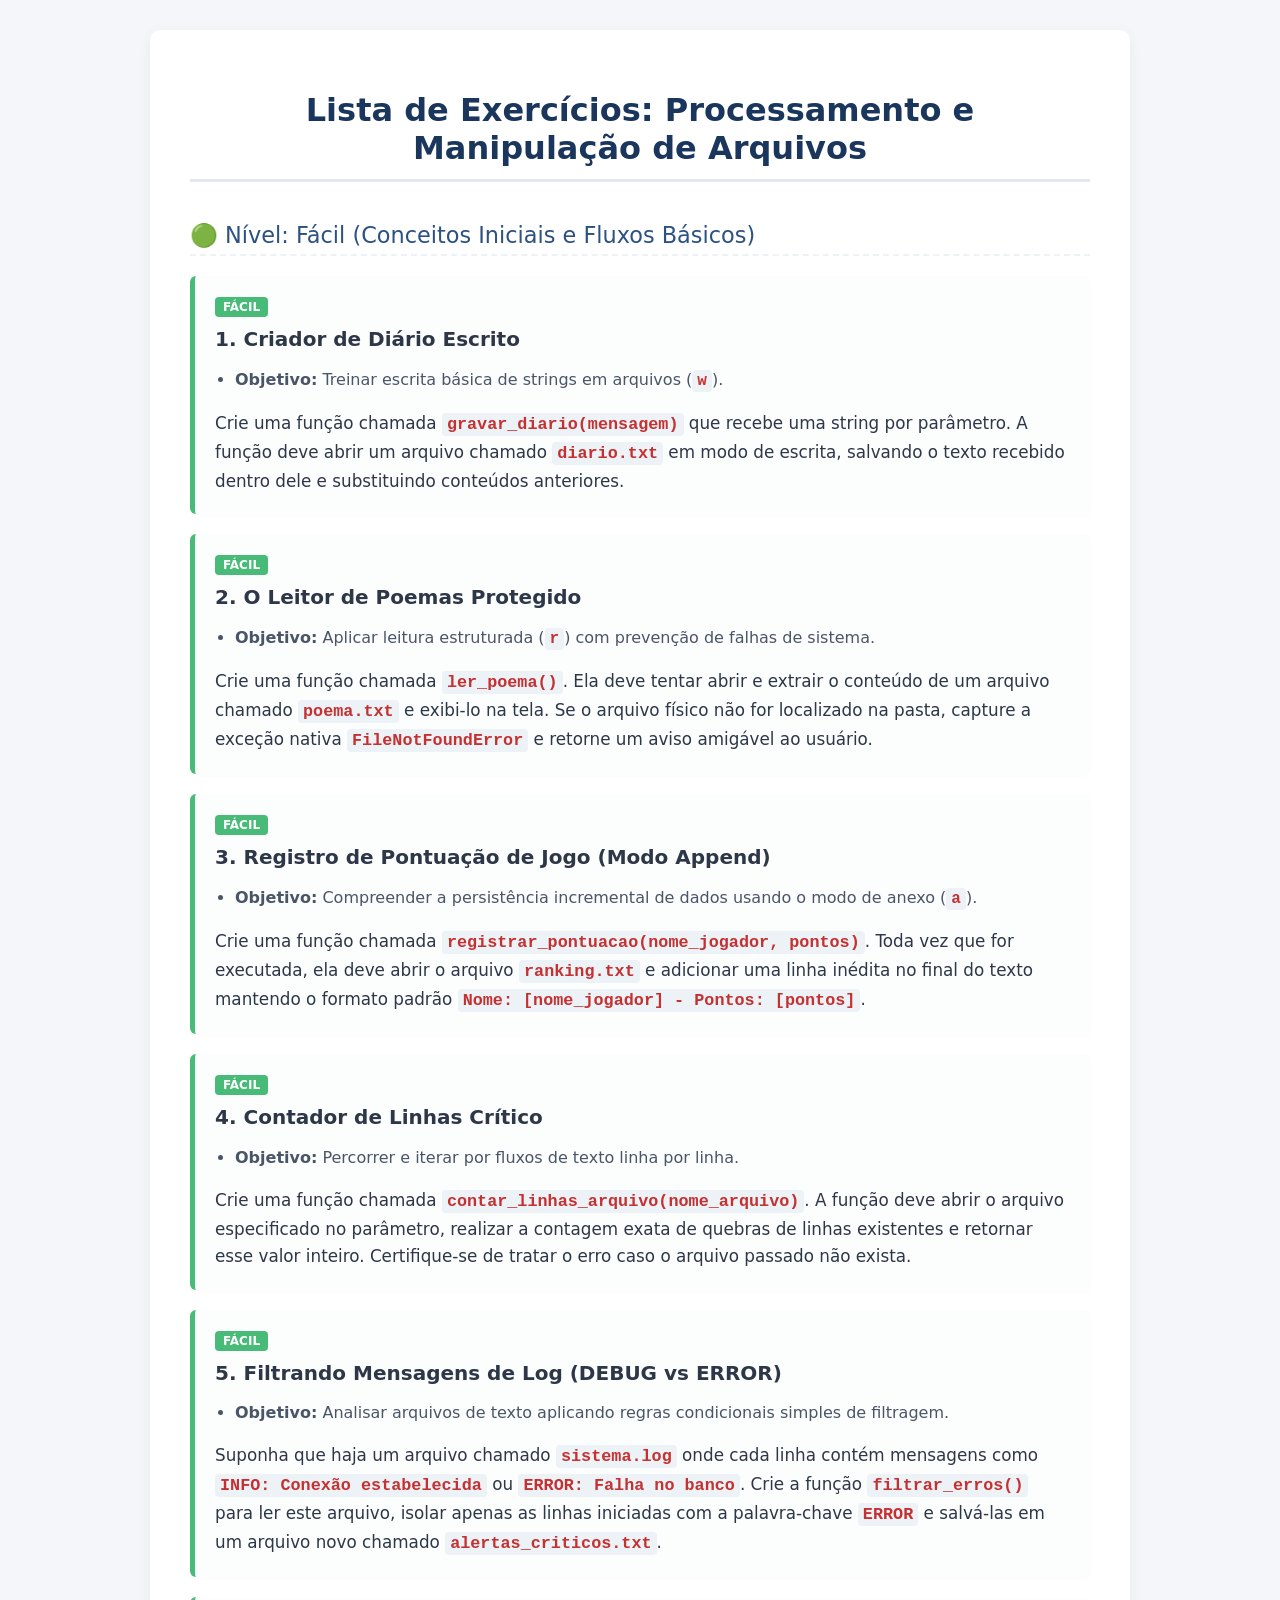
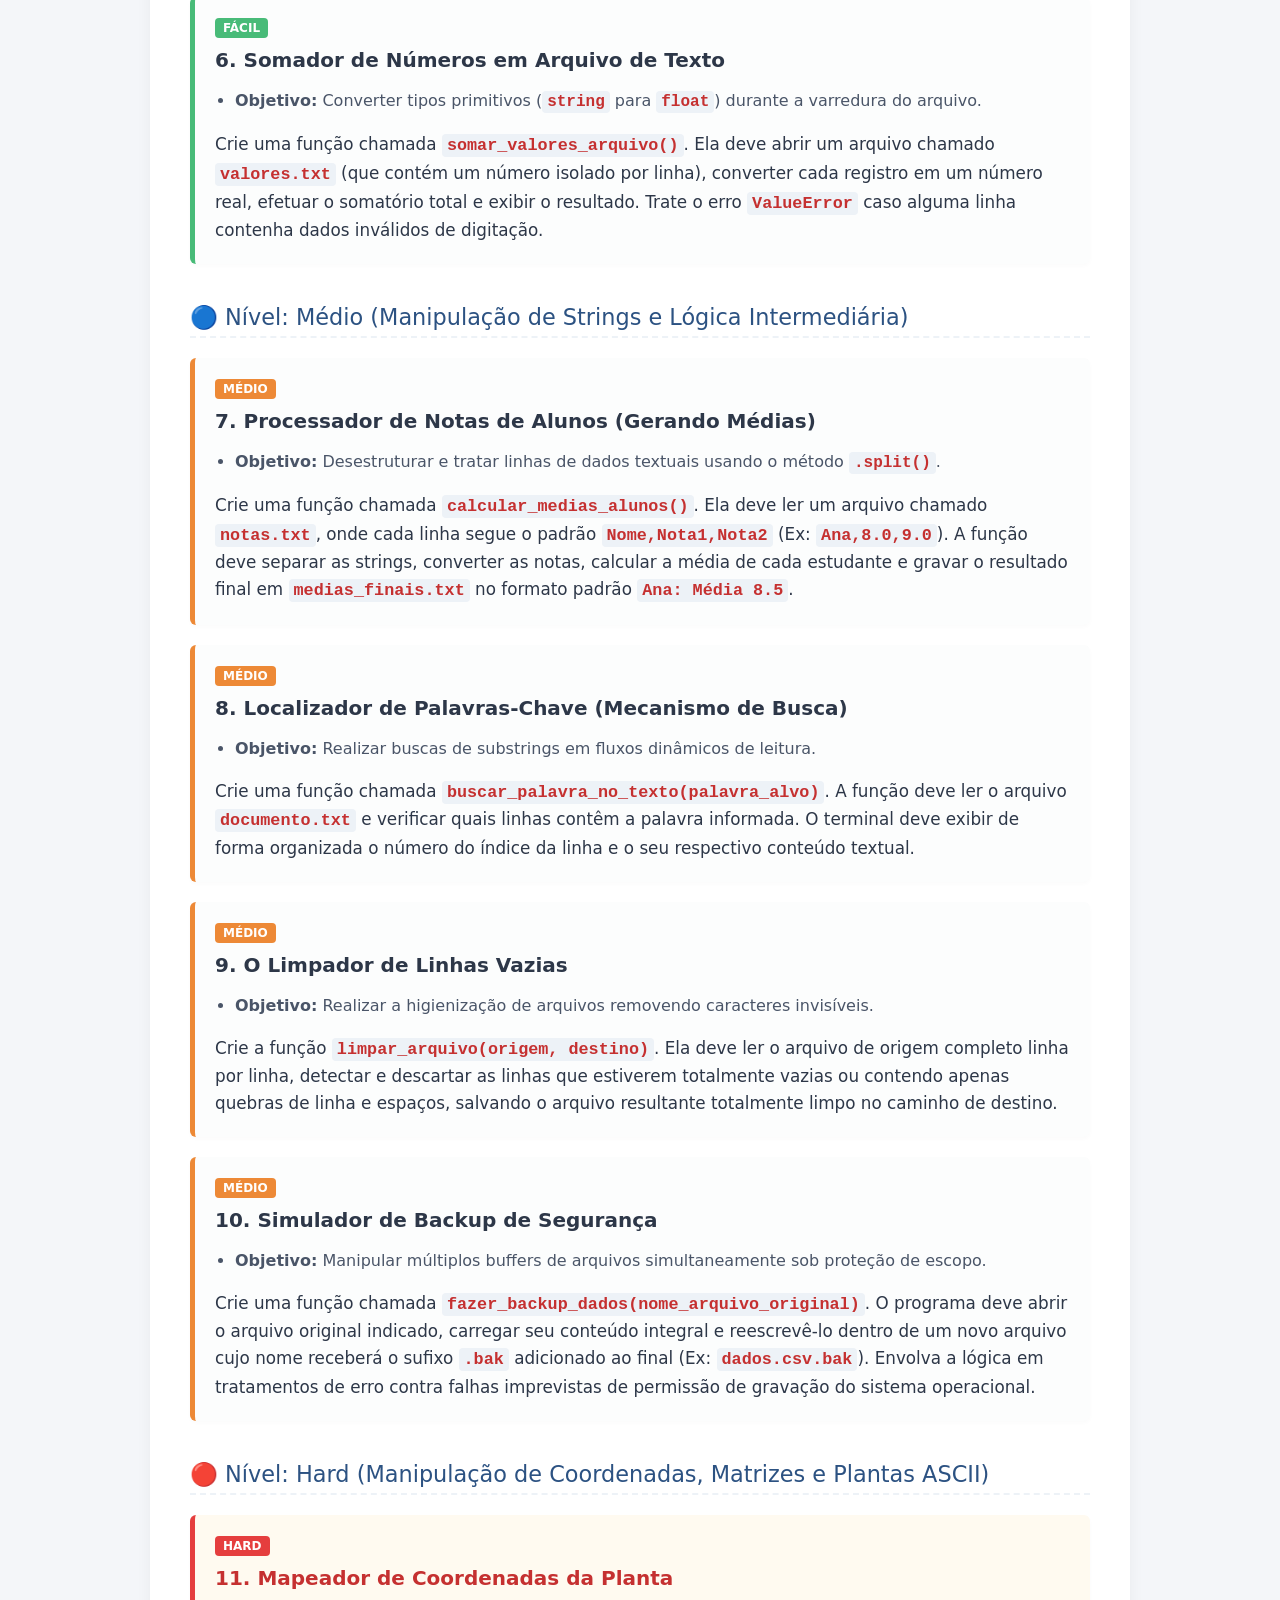
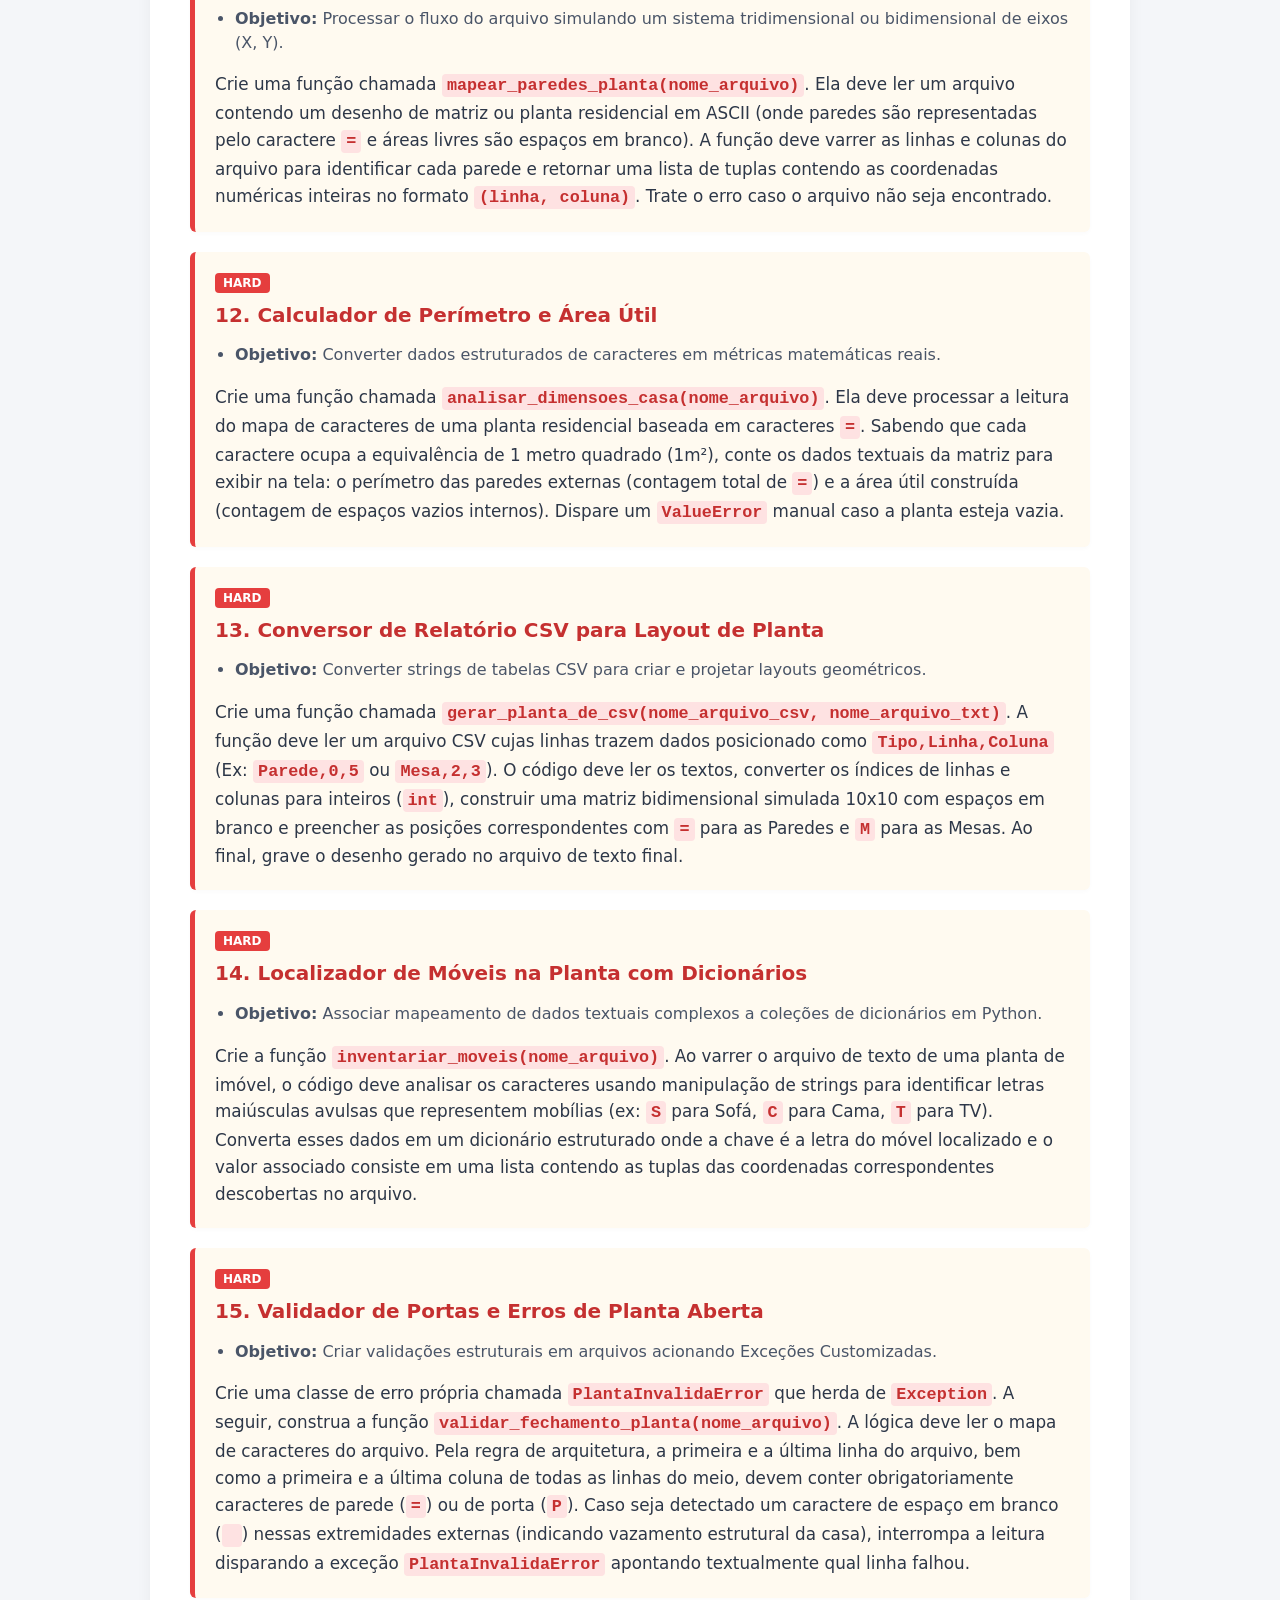
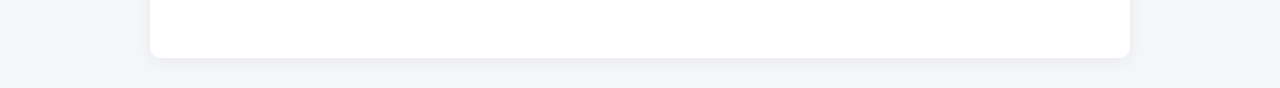
<file: proj/arquivos/index.html>
<!DOCTYPE html>
<html lang="pt-BR">
<head>
    <meta charset="UTF-8">
    <meta name="viewport" content="width=device-width, initial-scale=1.0">
    <title>Exercícios Python: Processamento de Arquivos</title>
    <style>
        body {
            font-family: 'Segoe UI', system-ui, sans-serif;
            background-color: #f4f6f9;
            color: #2d3748;
            padding: 30px 20px;
            margin: 0;
        }
        .container {
            max-width: 900px;
            margin: 0 auto;
            background: #ffffff;
            padding: 40px;
            border-radius: 10px;
            box-shadow: 0 4px 15px rgba(0,0,0,0.05);
        }
        h1 {
            color: #1a365d;
            text-align: center;
            border-bottom: 3px solid #e2e8f0;
            padding-bottom: 12px;
            margin-bottom: 25px;
        }
        .secao-titulo {
            font-size: 1.4em;
            color: #2c5282;
            margin-top: 40px;
            padding-bottom: 5px;
            border-bottom: 2px dashed #edf2f7;
        }
        .card {
            background: #fcfdfd;
            border-left: 5px solid #4299e1;
            padding: 20px;
            margin: 20px 0;
            border-radius: 6px;
            box-shadow: 0 2px 4px rgba(0,0,0,0.02);
        }
        .card.facil { border-left-color: #48bb78; }
        .card.medio { border-left-color: #ed8936; }
        .card.hard { border-left-color: #e53e3e; background: #fffaf0; }
        
        .badge {
            display: inline-block;
            padding: 3px 8px;
            font-size: 0.75em;
            font-weight: bold;
            border-radius: 4px;
            color: #fff;
            text-transform: uppercase;
            margin-bottom: 10px;
        }
        .badge.facil { background: #48bb78; }
        .badge.medio { background: #ed8936; }
        .badge.hard { background: #e53e3e; }

        h2 {
            margin-top: 0;
            font-size: 1.25em;
            color: #2d3748;
        }
        .card.hard h2 { color: #c53030; }
        
        p.detalhes {
            line-height: 1.6;
            font-size: 1.05em;
            margin-bottom: 0;
        }
        ul {
            padding-left: 20px;
            line-height: 1.5;
            color: #4a5568;
            margin-bottom: 10px;
        }
        code {
            background: #edf2f7;
            padding: 2px 5px;
            border-radius: 4px;
            font-family: 'Courier New', Courier, monospace;
            color: #c53030;
            font-weight: bold;
        }
        .card.hard code { background: #fee2e2; }
    </style>
</head>
<body>
    <div class="container">
        <h1>Lista de Exercícios: Processamento e Manipulação de Arquivos</h1>

        <div class="secao-titulo">🟢 Nível: Fácil (Conceitos Iniciais e Fluxos Básicos)</div>

        <div class="card facil">
            <span class="badge facil">Fácil</span>
            <h2>1. Criador de Diário Escrito</h2>
            <ul><li><strong>Objetivo:</strong> Treinar escrita básica de strings em arquivos (<code>w</code>).</li></ul>
            <p class="detalhes">Crie uma função chamada <code>gravar_diario(mensagem)</code> que recebe uma string por parâmetro. A função deve abrir um arquivo chamado <code>diario.txt</code> em modo de escrita, salvando o texto recebido dentro dele e substituindo conteúdos anteriores.</p>
        </div>

        <div class="card facil">
            <span class="badge facil">Fácil</span>
            <h2>2. O Leitor de Poemas Protegido</h2>
            <ul><li><strong>Objetivo:</strong> Aplicar leitura estruturada (<code>r</code>) com prevenção de falhas de sistema.</li></ul>
            <p class="detalhes">Crie uma função chamada <code>ler_poema()</code>. Ela deve tentar abrir e extrair o conteúdo de um arquivo chamado <code>poema.txt</code> e exibi-lo na tela. Se o arquivo físico não for localizado na pasta, capture a exceção nativa <code>FileNotFoundError</code> e retorne um aviso amigável ao usuário.</p>
        </div>

        <div class="card facil">
            <span class="badge facil">Fácil</span>
            <h2>3. Registro de Pontuação de Jogo (Modo Append)</h2>
            <ul><li><strong>Objetivo:</strong> Compreender a persistência incremental de dados usando o modo de anexo (<code>a</code>).</li></ul>
            <p class="detalhes">Crie uma função chamada <code>registrar_pontuacao(nome_jogador, pontos)</code>. Toda vez que for executada, ela deve abrir o arquivo <code>ranking.txt</code> e adicionar uma linha inédita no final do texto mantendo o formato padrão <code>Nome: [nome_jogador] - Pontos: [pontos]</code>.</p>
        </div>

        <div class="card facil">
            <span class="badge facil">Fácil</span>
            <h2>4. Contador de Linhas Crítico</h2>
            <ul><li><strong>Objetivo:</strong> Percorrer e iterar por fluxos de texto linha por linha.</li></ul>
            <p class="detalhes">Crie uma função chamada <code>contar_linhas_arquivo(nome_arquivo)</code>. A função deve abrir o arquivo especificado no parâmetro, realizar a contagem exata de quebras de linhas existentes e retornar esse valor inteiro. Certifique-se de tratar o erro caso o arquivo passado não exista.</p>
        </div>

        <div class="card facil">
            <span class="badge facil">Fácil</span>
            <h2>5. Filtrando Mensagens de Log (DEBUG vs ERROR)</h2>
            <ul><li><strong>Objetivo:</strong> Analisar arquivos de texto aplicando regras condicionais simples de filtragem.</li></ul>
            <p class="detalhes">Suponha que haja um arquivo chamado <code>sistema.log</code> onde cada linha contém mensagens como <code>INFO: Conexão estabelecida</code> ou <code>ERROR: Falha no banco</code>. Crie a função <code>filtrar_erros()</code> para ler este arquivo, isolar apenas as linhas iniciadas com a palavra-chave <code>ERROR</code> e salvá-las em um arquivo novo chamado <code>alertas_criticos.txt</code>.</p>
        </div>

        <div class="card facil">
            <span class="badge facil">Fácil</span>
            <h2>6. Somador de Números em Arquivo de Texto</h2>
            <ul><li><strong>Objetivo:</strong> Converter tipos primitivos (<code>string</code> para <code>float</code>) durante a varredura do arquivo.</li></ul>
            <p class="detalhes">Crie uma função chamada <code>somar_valores_arquivo()</code>. Ela deve abrir um arquivo chamado <code>valores.txt</code> (que contém um número isolado por linha), converter cada registro em um número real, efetuar o somatório total e exibir o resultado. Trate o erro <code>ValueError</code> caso alguma linha contenha dados inválidos de digitação.</p>
        </div>


        <div class="secao-titulo">🔵 Nível: Médio (Manipulação de Strings e Lógica Intermediária)</div>

        <div class="card medio">
            <span class="badge medio">Médio</span>
            <h2>7. Processador de Notas de Alunos (Gerando Médias)</h2>
            <ul><li><strong>Objetivo:</strong> Desestruturar e tratar linhas de dados textuais usando o método <code>.split()</code>.</li></ul>
            <p class="detalhes">Crie uma função chamada <code>calcular_medias_alunos()</code>. Ela deve ler um arquivo chamado <code>notas.txt</code>, onde cada linha segue o padrão <code>Nome,Nota1,Nota2</code> (Ex: <code>Ana,8.0,9.0</code>). A função deve separar as strings, converter as notas, calcular a média de cada estudante e gravar o resultado final em <code>medias_finais.txt</code> no formato padrão <code>Ana: Média 8.5</code>.</p>
        </div>

        <div class="card medio">
            <span class="badge medio">Médio</span>
            <h2>8. Localizador de Palavras-Chave (Mecanismo de Busca)</h2>
            <ul><li><strong>Objetivo:</strong> Realizar buscas de substrings em fluxos dinâmicos de leitura.</li></ul>
            <p class="detalhes">Crie uma função chamada <code>buscar_palavra_no_texto(palavra_alvo)</code>. A função deve ler o arquivo <code>documento.txt</code> e verificar quais linhas contêm a palavra informada. O terminal deve exibir de forma organizada o número do índice da linha e o seu respectivo conteúdo textual.</p>
        </div>

        <div class="card medio">
            <span class="badge medio">Médio</span>
            <h2>9. O Limpador de Linhas Vazias</h2>
            <ul><li><strong>Objetivo:</strong> Realizar a higienização de arquivos removendo caracteres invisíveis.</li></ul>
            <p class="detalhes">Crie a função <code>limpar_arquivo(origem, destino)</code>. Ela deve ler o arquivo de origem completo linha por linha, detectar e descartar as linhas que estiverem totalmente vazias ou contendo apenas quebras de linha e espaços, salvando o arquivo resultante totalmente limpo no caminho de destino.</p>
        </div>

        <div class="card medio">
            <span class="badge medio">Médio</span>
            <h2>10. Simulador de Backup de Segurança</h2>
            <ul><li><strong>Objetivo:</strong> Manipular múltiplos buffers de arquivos simultaneamente sob proteção de escopo.</li></ul>
            <p class="detalhes">Crie uma função chamada <code>fazer_backup_dados(nome_arquivo_original)</code>. O programa deve abrir o arquivo original indicado, carregar seu conteúdo integral e reescrevê-lo dentro de um novo arquivo cujo nome receberá o sufixo <code>.bak</code> adicionado ao final (Ex: <code>dados.csv.bak</code>). Envolva a lógica em tratamentos de erro contra falhas imprevistas de permissão de gravação do sistema operacional.</p>
        </div>


        <div class="secao-titulo">🔴 Nível: Hard (Manipulação de Coordenadas, Matrizes e Plantas ASCII)</div>

        <div class="card hard">
            <span class="badge hard">Hard</span>
            <h2>11. Mapeador de Coordenadas da Planta</h2>
            <ul><li><strong>Objetivo:</strong> Processar o fluxo do arquivo simulando um sistema tridimensional ou bidimensional de eixos (X, Y).</li></ul>
            <p class="detalhes">Crie uma função chamada <code>mapear_paredes_planta(nome_arquivo)</code>. Ela deve ler um arquivo contendo um desenho de matriz ou planta residencial em ASCII (onde paredes são representadas pelo caractere <code>=</code> e áreas livres são espaços em branco). A função deve varrer as linhas e colunas do arquivo para identificar cada parede e retornar uma lista de tuplas contendo as coordenadas numéricas inteiras no formato <code>(linha, coluna)</code>. Trate o erro caso o arquivo não seja encontrado.</p>
        </div>

        <div class="card hard">
            <span class="badge hard">Hard</span>
            <h2>12. Calculador de Perímetro e Área Útil</h2>
            <ul><li><strong>Objetivo:</strong> Converter dados estruturados de caracteres em métricas matemáticas reais.</li></ul>
            <p class="detalhes">Crie uma função chamada <code>analisar_dimensoes_casa(nome_arquivo)</code>. Ela deve processar a leitura do mapa de caracteres de uma planta residencial baseada em caracteres <code>=</code>. Sabendo que cada caractere ocupa a equivalência de 1 metro quadrado (1m²), conte os dados textuais da matriz para exibir na tela: o perímetro das paredes externas (contagem total de <code>=</code>) e a área útil construída (contagem de espaços vazios internos). Dispare um <code>ValueError</code> manual caso a planta esteja vazia.</p>
        </div>

        <div class="card hard">
            <span class="badge hard">Hard</span>
            <h2>13. Conversor de Relatório CSV para Layout de Planta</h2>
            <ul><li><strong>Objetivo:</strong> Converter strings de tabelas CSV para criar e projetar layouts geométricos.</li></ul>
            <p class="detalhes">Crie uma função chamada <code>gerar_planta_de_csv(nome_arquivo_csv, nome_arquivo_txt)</code>. A função deve ler um arquivo CSV cujas linhas trazem dados posicionado como <code>Tipo,Linha,Coluna</code> (Ex: <code>Parede,0,5</code> ou <code>Mesa,2,3</code>). O código deve ler os textos, converter os índices de linhas e colunas para inteiros (<code>int</code>), construir uma matriz bidimensional simulada 10x10 com espaços em branco e preencher as posições correspondentes com <code>=</code> para as Paredes e <code>M</code> para as Mesas. Ao final, grave o desenho gerado no arquivo de texto final.</p>
        </div>

        <div class="card hard">
            <span class="badge hard">Hard</span>
            <h2>14. Localizador de Móveis na Planta com Dicionários</h2>
            <ul><li><strong>Objetivo:</strong> Associar mapeamento de dados textuais complexos a coleções de dicionários em Python.</li></ul>
            <p class="detalhes">Crie a função <code>inventariar_moveis(nome_arquivo)</code>. Ao varrer o arquivo de texto de uma planta de imóvel, o código deve analisar os caracteres usando manipulação de strings para identificar letras maiúsculas avulsas que representem mobílias (ex: <code>S</code> para Sofá, <code>C</code> para Cama, <code>T</code> para TV). Converta esses dados em um dicionário estruturado onde a chave é a letra do móvel localizado e o valor associado consiste em uma lista contendo as tuplas das coordenadas correspondentes descobertas no arquivo.</p>
        </div>

        <div class="card hard">
            <span class="badge hard">Hard</span>
            <h2>15. Validador de Portas e Erros de Planta Aberta</h2>
            <ul><li><strong>Objetivo:</strong> Criar validações estruturais em arquivos acionando Exceções Customizadas.</li></ul>
            <p class="detalhes">Crie uma classe de erro própria chamada <code>PlantaInvalidaError</code> que herda de <code>Exception</code>. A seguir, construa a função <code>validar_fechamento_planta(nome_arquivo)</code>. A lógica deve ler o mapa de caracteres do arquivo. Pela regra de arquitetura, a primeira e a última linha do arquivo, bem como a primeira e a última coluna de todas as linhas do meio, devem conter obrigatoriamente caracteres de parede (<code>=</code>) ou de porta (<code>P</code>). Caso seja detectado um caractere de espaço em branco (<code> </code>) nessas extremidades externas (indicando vazamento estrutural da casa), interrompa a leitura disparando a exceção <code>PlantaInvalidaError</code> apontando textualmente qual linha falhou.</p>
        </div>

    </div>
</body>
</html>
</file>
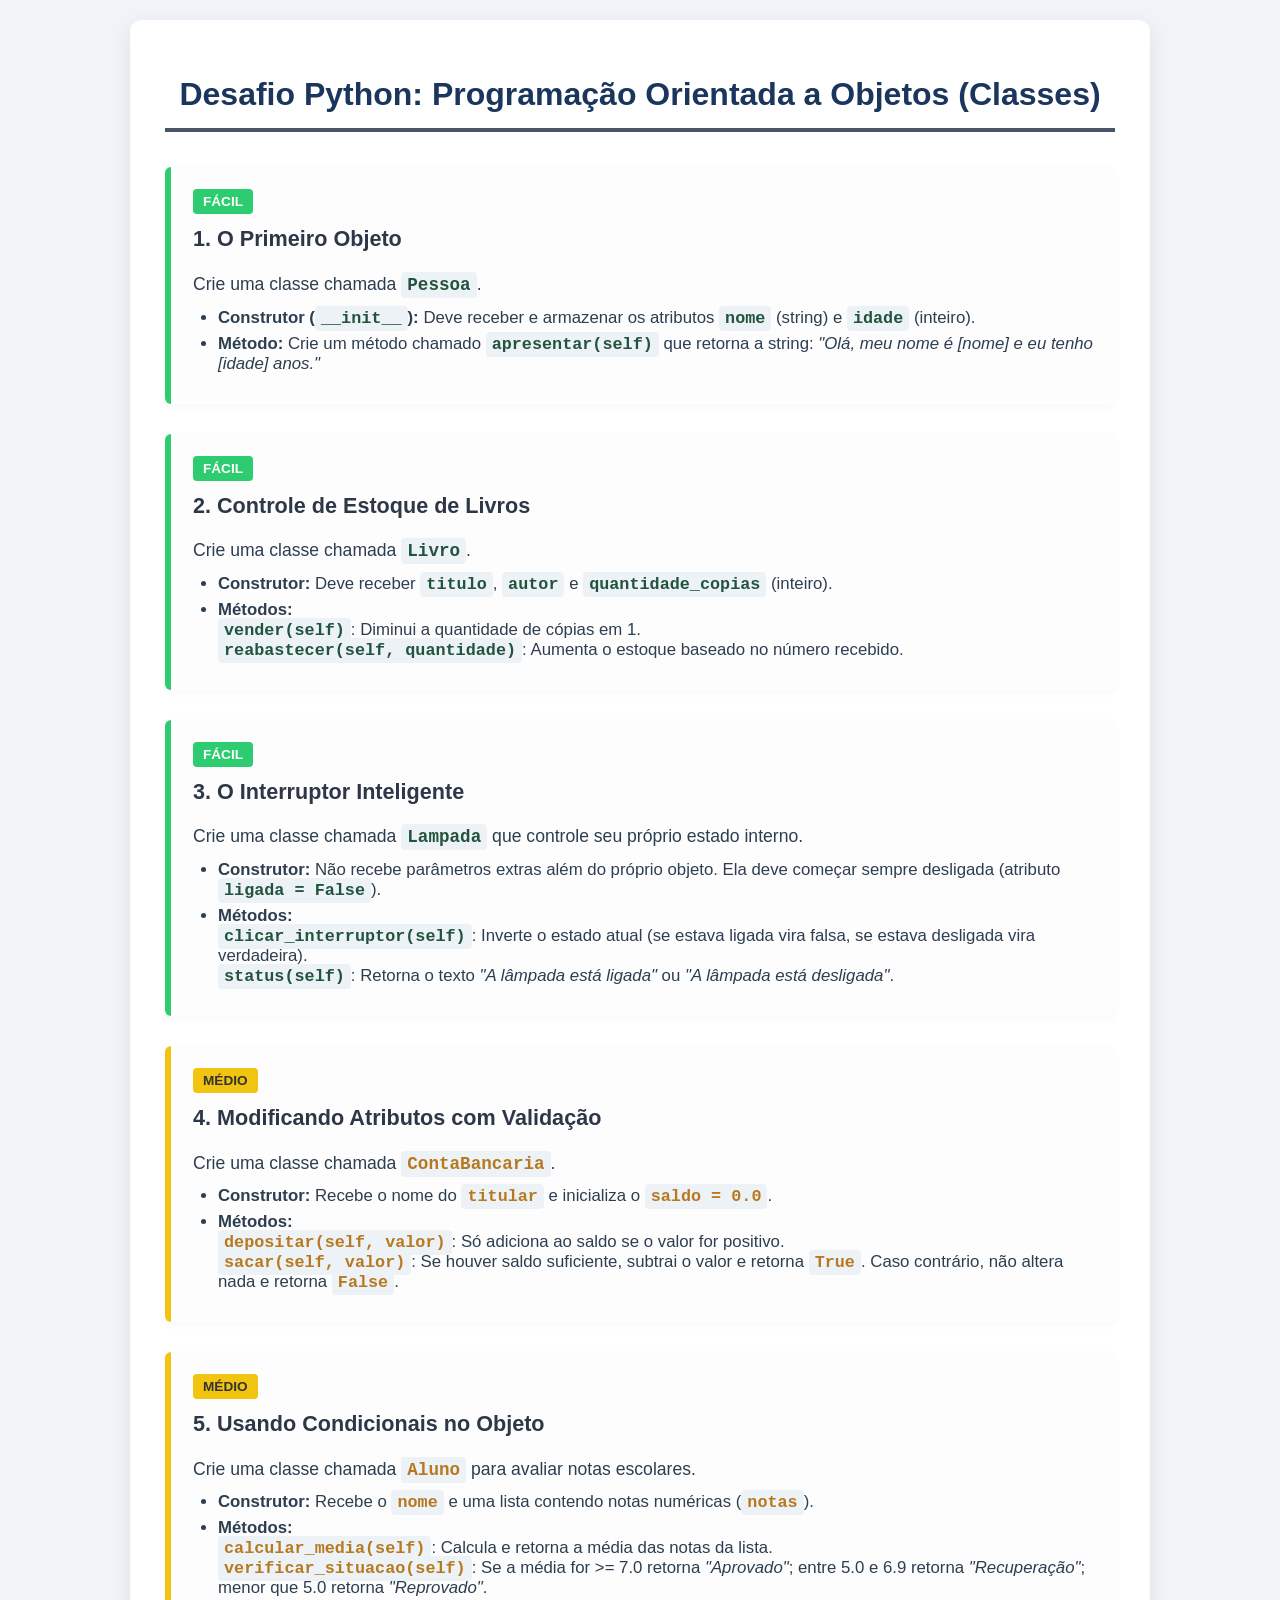
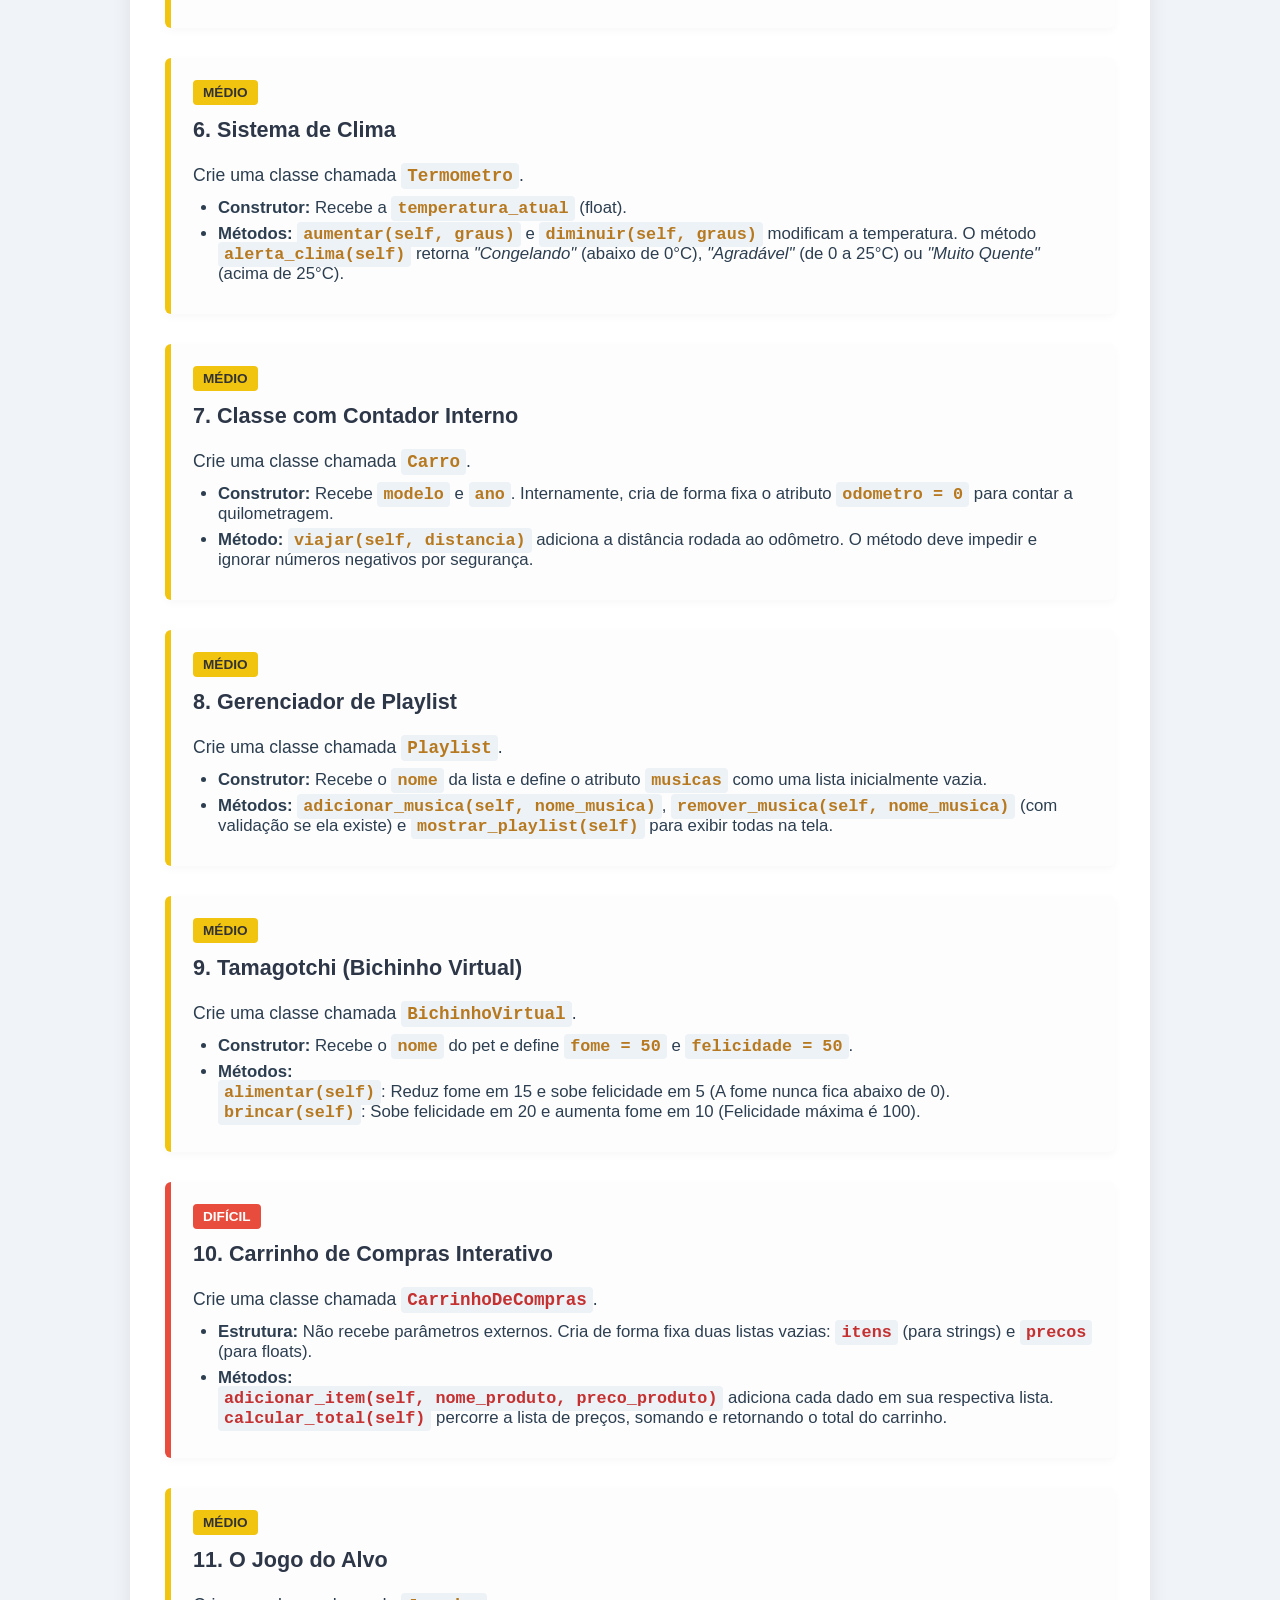
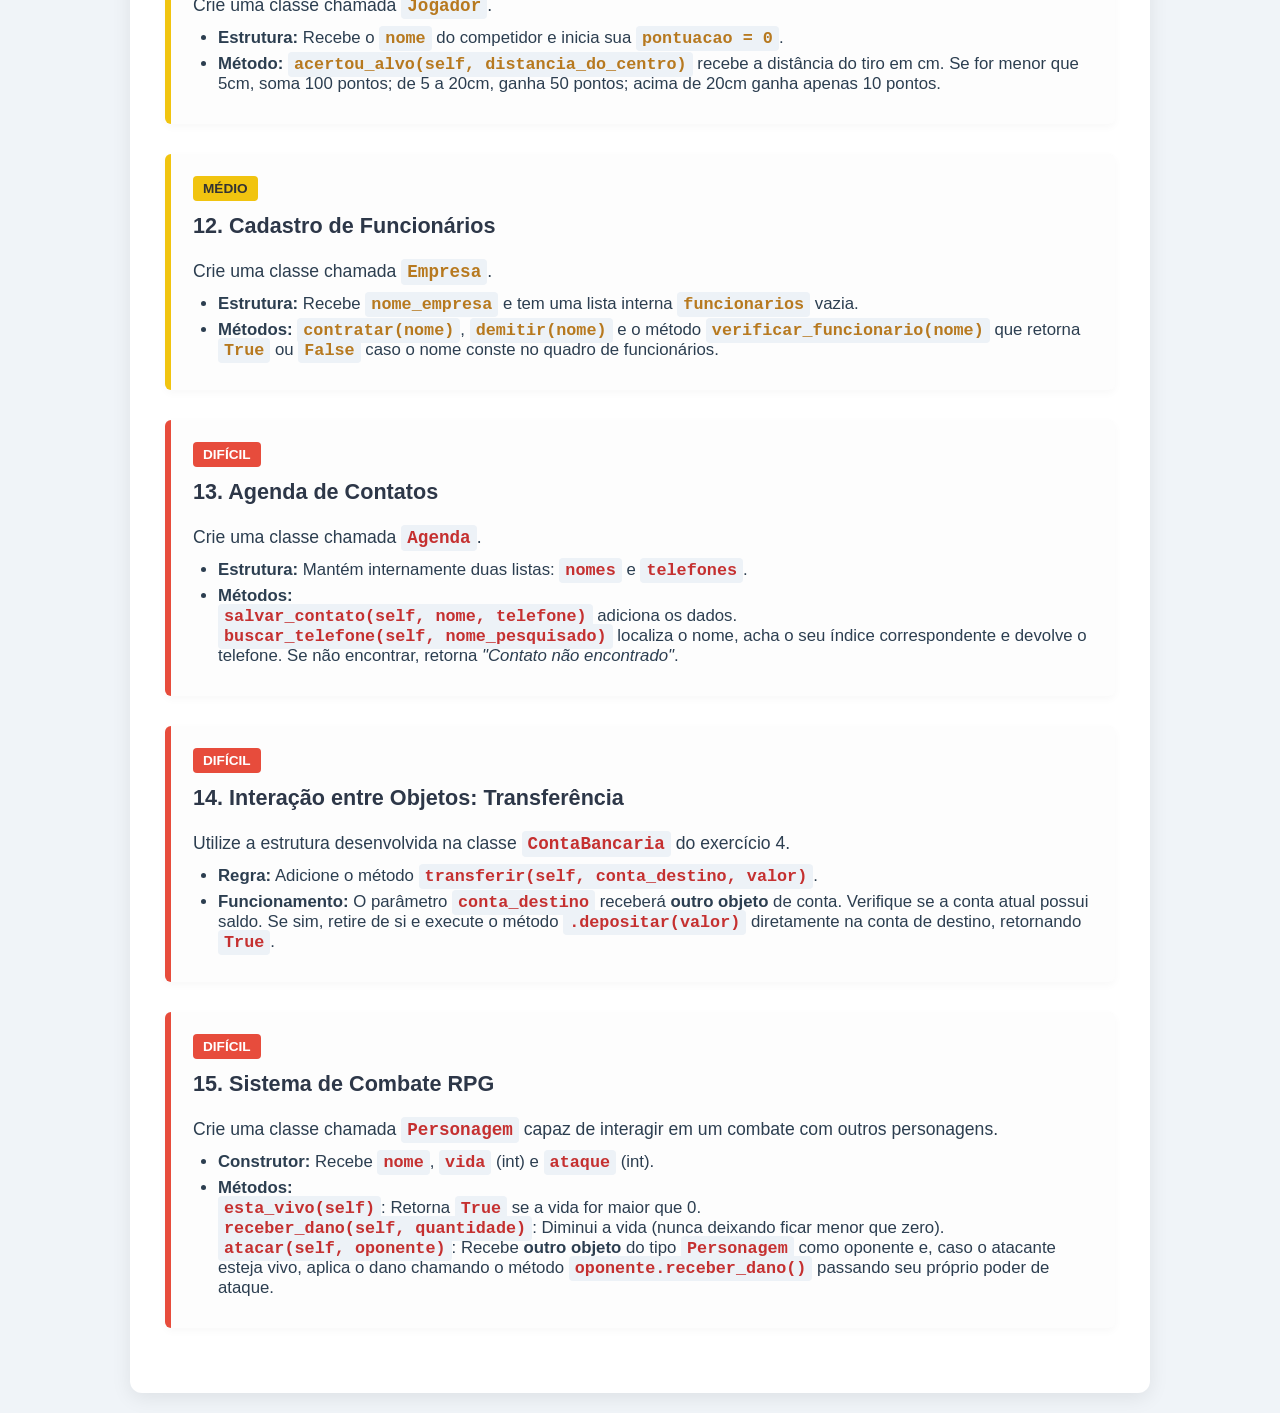
<file: proj/classes/index.html>
<!DOCTYPE html>
<html lang="pt-BR">
<head>
    <meta charset="UTF-8">
    <meta name="viewport" content="width=device-width, initial-scale=1.0">
    <title>Exercícios de Python - Objetos e Classes</title>
    <style>
        body {
            font-family: 'Segoe UI', Tahoma, Geneva, Verdana, sans-serif;
            background-color: #f0f4f8;
            color: #2c3e50;
            margin: 0;
            padding: 20px;
        }
        .container {
            max-width: 950px;
            margin: 0 auto;
            background: #ffffff;
            padding: 35px;
            border-radius: 12px;
            box-shadow: 0 5px 20px rgba(0,0,0,0.08);
        }
        h1 {
            text-align: center;
            color: #1a365d;
            border-bottom: 4px solid #4a5568;
            padding-bottom: 15px;
            margin-bottom: 35px;
        }
        .card {
            background: #fdfdfd;
            border-left: 6px solid #cbd5e0;
            padding: 22px;
            margin-bottom: 30px;
            border-radius: 6px;
            box-shadow: 0 3px 8px rgba(0,0,0,0.03);
        }
        /* Cores dos Níveis */
        .card.facil { border-left-color: #2ecc71; }
        .card.medio { border-left-color: #f1c40f; }
        .card.dificil { border-left-color: #e74c3c; }
        
        .badge {
            display: inline-block;
            padding: 5px 10px;
            font-size: 0.85em;
            font-weight: bold;
            color: #fff;
            border-radius: 4px;
            margin-bottom: 12px;
            text-transform: uppercase;
        }
        
        .badge.facil { background-color: #2ecc71; }
        .badge.medio { background-color: #f1c40f; color: #333; }
        .badge.dificil { background-color: #e74c3c; }
        
        h2 {
            margin-top: 0;
            color: #2d3748;
            font-size: 1.35em;
        }
        p {
            line-height: 1.6;
            font-size: 1.1em;
            margin: 8px 0;
        }
        ul {
            margin: 8px 0;
            padding-left: 25px;
        }
        li {
            margin-bottom: 6px;
            font-size: 1.05em;
        }
        code {
            background-color: #edf2f7;
            padding: 3px 6px;
            border-radius: 4px;
            font-family: 'Courier New', Courier, monospace;
            font-weight: bold;
            color: #b7791f;
        }
        .card.dificil code { color: #c53030; }
        .card.facil code { color: #22543d; }
    </style>
</head>
<body>
    <div class="container">
        <h1>Desafio Python: Programação Orientada a Objetos (Classes)</h1>

        <div class="card facil">
            <span class="badge facil">Fácil</span>
            <h2>1. O Primeiro Objeto</h2>
            <p>Crie uma classe chamada <code>Pessoa</code>.</p>
            <ul>
                <li><strong>Construtor (<code>__init__</code>):</strong> Deve receber e armazenar os atributos <code>nome</code> (string) e <code>idade</code> (inteiro).</li>
                <li><strong>Método:</strong> Crie um método chamado <code>apresentar(self)</code> que retorna a string: <em>"Olá, meu nome é [nome] e eu tenho [idade] anos."</em></li>
            </ul>
        </div>

        <div class="card facil">
            <span class="badge facil">Fácil</span>
            <h2>2. Controle de Estoque de Livros</h2>
            <p>Crie uma classe chamada <code>Livro</code>.</p>
            <ul>
                <li><strong>Construtor:</strong> Deve receber <code>titulo</code>, <code>autor</code> e <code>quantidade_copias</code> (inteiro).</li>
                <li><strong>Métodos:</strong> 
                    <br><code>vender(self)</code>: Diminui a quantidade de cópias em 1.
                    <br><code>reabastecer(self, quantidade)</code>: Aumenta o estoque baseado no número recebido.
                </li>
            </ul>
        </div>

        <div class="card facil">
            <span class="badge facil">Fácil</span>
            <h2>3. O Interruptor Inteligente</h2>
            <p>Crie uma classe chamada <code>Lampada</code> que controle seu próprio estado interno.</p>
            <ul>
                <li><strong>Construtor:</strong> Não recebe parâmetros extras além do próprio objeto. Ela deve começar sempre desligada (atributo <code>ligada = False</code>).</li>
                <li><strong>Métodos:</strong>
                    <br><code>clicar_interruptor(self)</code>: Inverte o estado atual (se estava ligada vira falsa, se estava desligada vira verdadeira).
                    <br><code>status(self)</code>: Retorna o texto <em>"A lâmpada está ligada"</em> ou <em>"A lâmpada está desligada"</em>.
                </li>
            </ul>
        </div>

        <div class="card medio">
            <span class="badge medio">Médio</span>
            <h2>4. Modificando Atributos com Validação</h2>
            <p>Crie uma classe chamada <code>ContaBancaria</code>.</p>
            <ul>
                <li><strong>Construtor:</strong> Recebe o nome do <code>titular</code> e inicializa o <code>saldo = 0.0</code>.</li>
                <li><strong>Métodos:</strong>
                    <br><code>depositar(self, valor)</code>: Só adiciona ao saldo se o valor for positivo.
                    <br><code>sacar(self, valor)</code>: Se houver saldo suficiente, subtrai o valor e retorna <code>True</code>. Caso contrário, não altera nada e retorna <code>False</code>.
                </li>
            </ul>
        </div>

        <div class="card medio">
            <span class="badge medio">Médio</span>
            <h2>5. Usando Condicionais no Objeto</h2>
            <p>Crie uma classe chamada <code>Aluno</code> para avaliar notas escolares.</p>
            <ul>
                <li><strong>Construtor:</strong> Recebe o <code>nome</code> e uma lista contendo notas numéricas (<code>notas</code>).</li>
                <li><strong>Métodos:</strong>
                    <br><code>calcular_media(self)</code>: Calcula e retorna a média das notas da lista.
                    <br><code>verificar_situacao(self)</code>: Se a média for &gt;= 7.0 retorna <em>"Aprovado"</em>; entre 5.0 e 6.9 retorna <em>"Recuperação"</em>; menor que 5.0 retorna <em>"Reprovado"</em>.
                </li>
            </ul>
        </div>

        <div class="card medio">
            <span class="badge medio">Médio</span>
            <h2>6. Sistema de Clima</h2>
            <p>Crie uma classe chamada <code>Termometro</code>.</p>
            <ul>
                <li><strong>Construtor:</strong> Recebe a <code>temperatura_atual</code> (float).</li>
                <li><strong>Métodos:</strong> <code>aumentar(self, graus)</code> e <code>diminuir(self, graus)</code> modificam a temperatura. O método <code>alerta_clima(self)</code> retorna <em>"Congelando"</em> (abaixo de 0°C), <em>"Agradável"</em> (de 0 a 25°C) ou <em>"Muito Quente"</em> (acima de 25°C).</li>
            </ul>
        </div>

        <div class="card medio">
            <span class="badge medio">Médio</span>
            <h2>7. Classe com Contador Interno</h2>
            <p>Crie uma classe chamada <code>Carro</code>.</p>
            <ul>
                <li><strong>Construtor:</strong> Recebe <code>modelo</code> e <code>ano</code>. Internamente, cria de forma fixa o atributo <code>odometro = 0</code> para contar a quilometragem.</li>
                <li><strong>Método:</strong> <code>viajar(self, distancia)</code> adiciona a distância rodada ao odômetro. O método deve impedir e ignorar números negativos por segurança.</li>
            </ul>
        </div>

        <div class="card medio">
            <span class="badge medio">Médio</span>
            <h2>8. Gerenciador de Playlist</h2>
            <p>Crie uma classe chamada <code>Playlist</code>.</p>
            <ul>
                <li><strong>Construtor:</strong> Recebe o <code>nome</code> da lista e define o atributo <code>musicas</code> como uma lista inicialmente vazia.</li>
                <li><strong>Métodos:</strong> <code>adicionar_musica(self, nome_musica)</code>, <code>remover_musica(self, nome_musica)</code> (com validação se ela existe) e <code>mostrar_playlist(self)</code> para exibir todas na tela.</li>
            </ul>
        </div>

        <div class="card medio">
            <span class="badge medio">Médio</span>
            <h2>9. Tamagotchi (Bichinho Virtual)</h2>
            <p>Crie uma classe chamada <code>BichinhoVirtual</code>.</p>
            <ul>
                <li><strong>Construtor:</strong> Recebe o <code>nome</code> do pet e define <code>fome = 50</code> e <code>felicidade = 50</code>.</li>
                <li><strong>Métodos:</strong>
                    <br><code>alimentar(self)</code>: Reduz fome em 15 e sobe felicidade em 5 (A fome nunca fica abaixo de 0).
                    <br><code>brincar(self)</code>: Sobe felicidade em 20 e aumenta fome em 10 (Felicidade máxima é 100).
                </li>
            </ul>
        </div>

        <div class="card dificil">
            <span class="badge dificil">Difícil</span>
            <h2>10. Carrinho de Compras Interativo</h2>
            <p>Crie uma classe chamada <code>CarrinhoDeCompras</code>.</p>
            <ul>
                <li><strong>Estrutura:</strong> Não recebe parâmetros externos. Cria de forma fixa duas listas vazias: <code>itens</code> (para strings) e <code>precos</code> (para floats).</li>
                <li><strong>Métodos:</strong> 
                    <br><code>adicionar_item(self, nome_produto, preco_produto)</code> adiciona cada dado em sua respectiva lista.
                    <br><code>calcular_total(self)</code> percorre a lista de preços, somando e retornando o total do carrinho.
                </li>
            </ul>
        </div>

        <div class="card medio">
            <span class="badge medio">Médio</span>
            <h2>11. O Jogo do Alvo</h2>
            <p>Crie uma classe chamada <code>Jogador</code>.</p>
            <ul>
                <li><strong>Estrutura:</strong> Recebe o <code>nome</code> do competidor e inicia sua <code>pontuacao = 0</code>.</li>
                <li><strong>Método:</strong> <code>acertou_alvo(self, distancia_do_centro)</code> recebe a distância do tiro em cm. Se for menor que 5cm, soma 100 pontos; de 5 a 20cm, ganha 50 pontos; acima de 20cm ganha apenas 10 pontos.</li>
            </ul>
        </div>

        <div class="card medio">
            <span class="badge medio">Médio</span>
            <h2>12. Cadastro de Funcionários</h2>
            <p>Crie uma classe chamada <code>Empresa</code>.</p>
            <ul>
                <li><strong>Estrutura:</strong> Recebe <code>nome_empresa</code> e tem uma lista interna <code>funcionarios</code> vazia.</li>
                <li><strong>Métodos:</strong> <code>contratar(nome)</code>, <code>demitir(nome)</code> e o método <code>verificar_funcionario(nome)</code> que retorna <code>True</code> ou <code>False</code> caso o nome conste no quadro de funcionários.</li>
            </ul>
        </div>

        <div class="card dificil">
            <span class="badge dificil">Difícil</span>
            <h2>13. Agenda de Contatos</h2>
            <p>Crie uma classe chamada <code>Agenda</code>.</p>
            <ul>
                <li><strong>Estrutura:</strong> Mantém internamente duas listas: <code>nomes</code> e <code>telefones</code>.</li>
                <li><strong>Métodos:</strong> 
                    <br><code>salvar_contato(self, nome, telefone)</code> adiciona os dados.
                    <br><code>buscar_telefone(self, nome_pesquisado)</code> localiza o nome, acha o seu índice correspondente e devolve o telefone. Se não encontrar, retorna <em>"Contato não encontrado"</em>.
                </li>
            </ul>
        </div>

        <div class="card dificil">
            <span class="badge dificil">Difícil</span>
            <h2>14. Interação entre Objetos: Transferência</h2>
            <p>Utilize a estrutura desenvolvida na classe <code>ContaBancaria</code> do exercício 4.</p>
            <ul>
                <li><strong>Regra:</strong> Adicione o método <code>transferir(self, conta_destino, valor)</code>.</li>
                <li><strong>Funcionamento:</strong> O parâmetro <code>conta_destino</code> receberá <strong>outro objeto</strong> de conta. Verifique se a conta atual possui saldo. Se sim, retire de si e execute o método <code>.depositar(valor)</code> diretamente na conta de destino, retornando <code>True</code>.</li>
            </ul>
        </div>

        <div class="card dificil">
            <span class="badge dificil">Difícil</span>
            <h2>15. Sistema de Combate RPG</h2>
            <p>Crie uma classe chamada <code>Personagem</code> capaz de interagir em um combate com outros personagens.</p>
            <ul>
                <li><strong>Construtor:</strong> Recebe <code>nome</code>, <code>vida</code> (int) e <code>ataque</code> (int).</li>
                <li><strong>Métodos:</strong>
                    <br><code>esta_vivo(self)</code>: Retorna <code>True</code> se a vida for maior que 0.
                    <br><code>receber_dano(self, quantidade)</code>: Diminui a vida (nunca deixando ficar menor que zero).
                    <br><code>atacar(self, oponente)</code>: Recebe <strong>outro objeto</strong> do tipo <code>Personagem</code> como oponente e, caso o atacante esteja vivo, aplica o dano chamando o método <code>oponente.receber_dano()</code> passando seu próprio poder de ataque.
                </li>
            </ul>
        </div>

    </div>
</body>
</html>
</file>
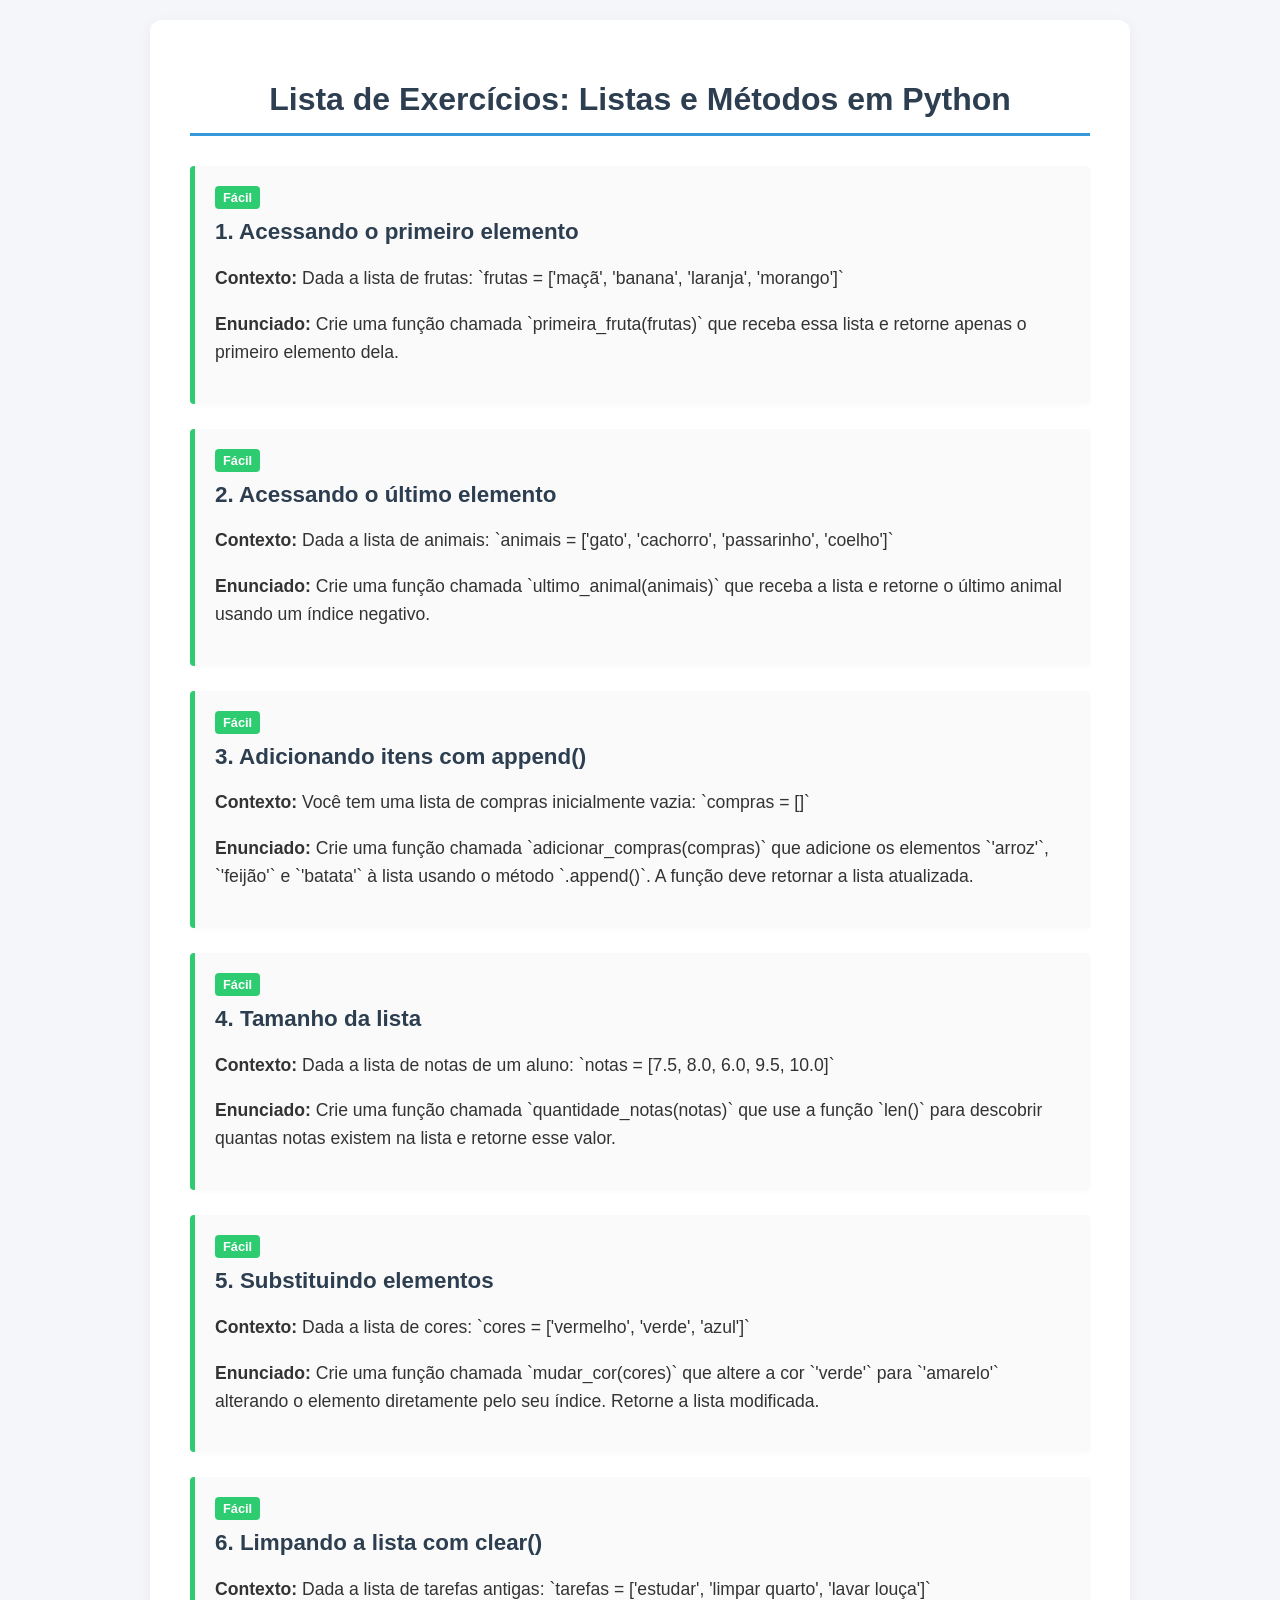
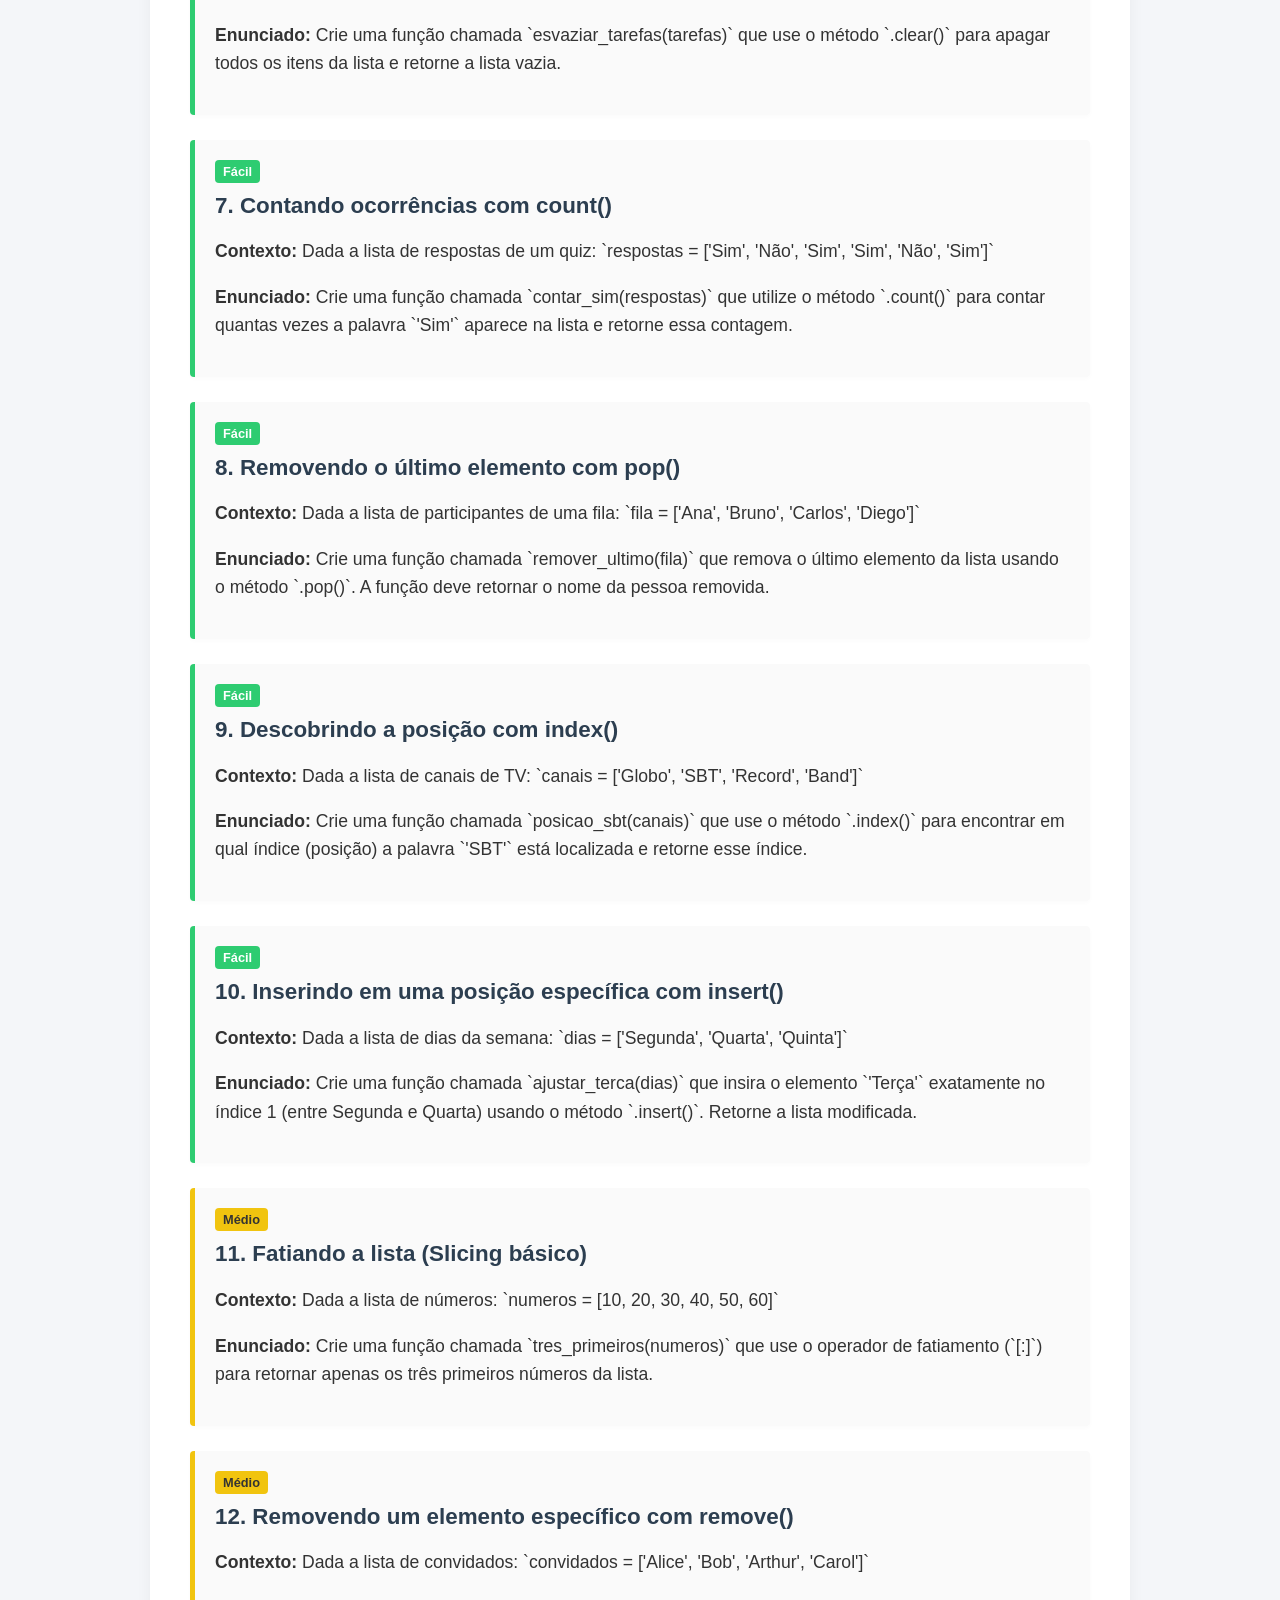
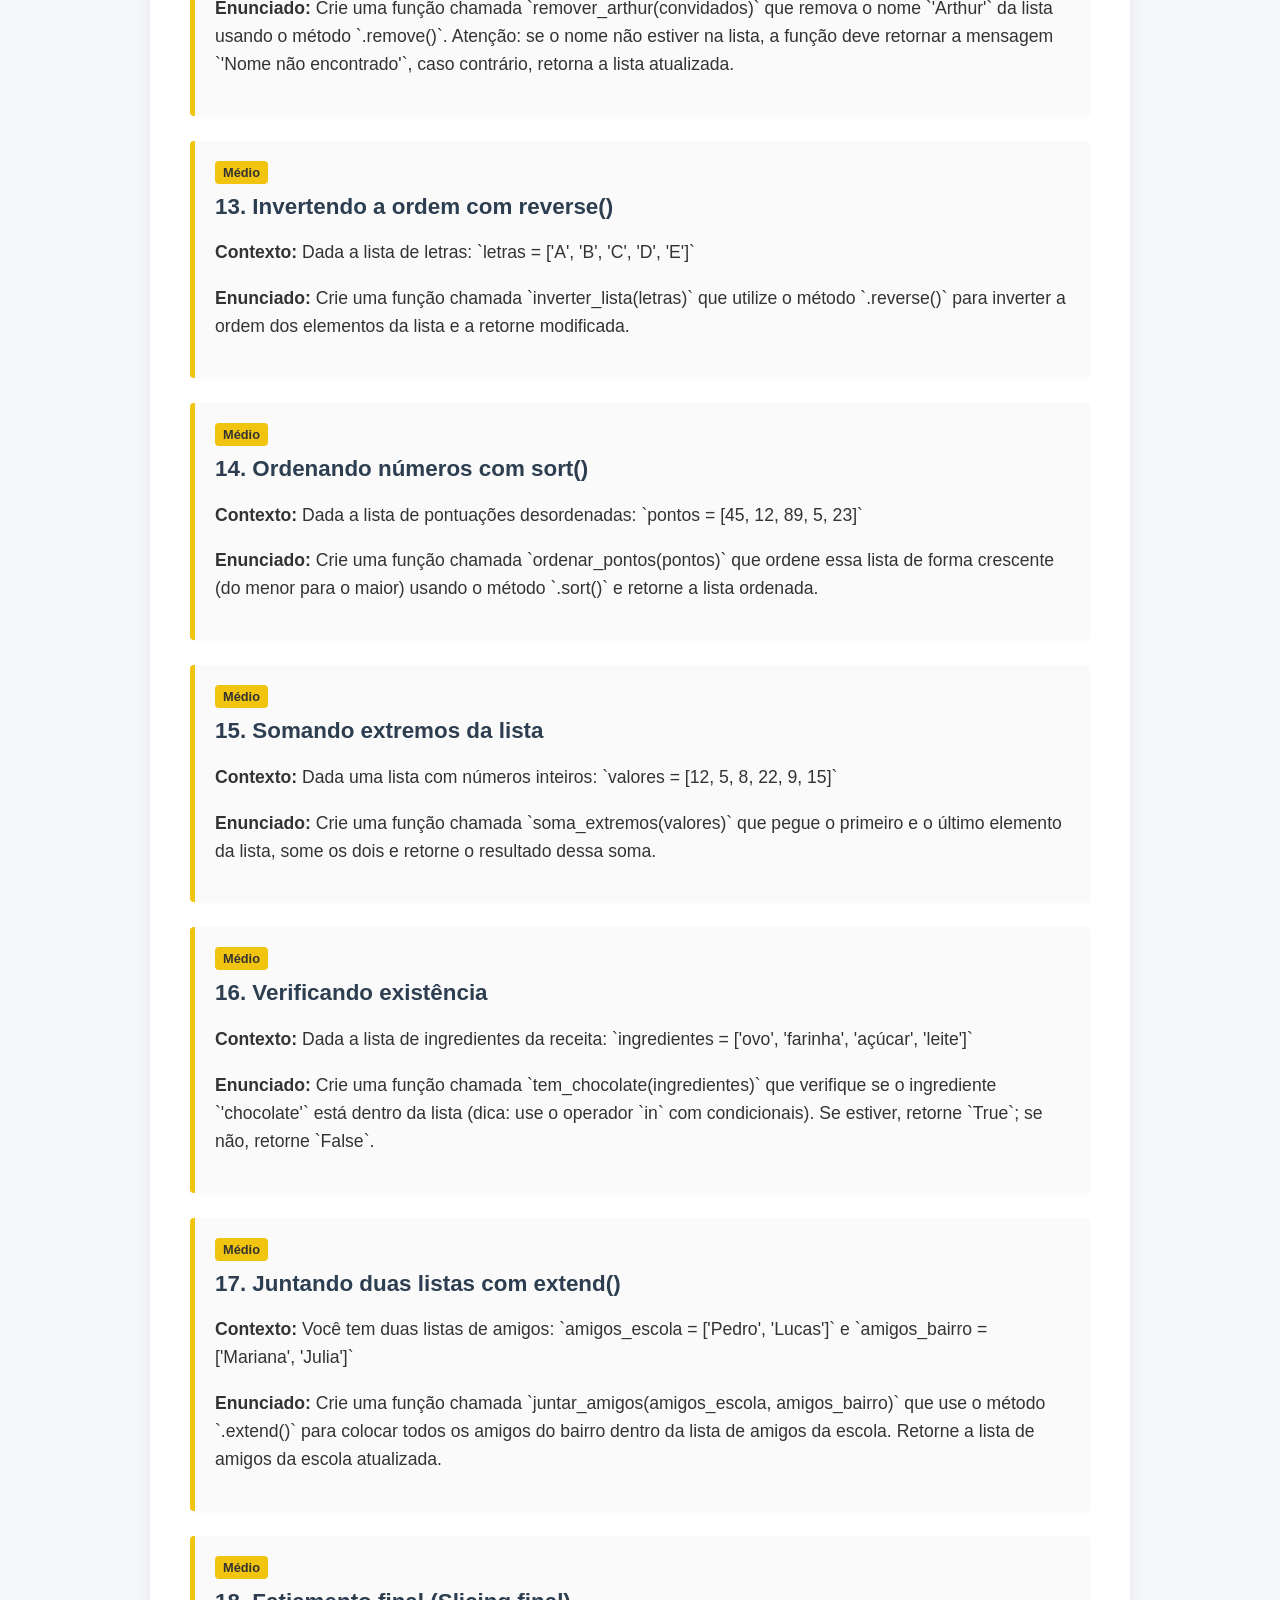
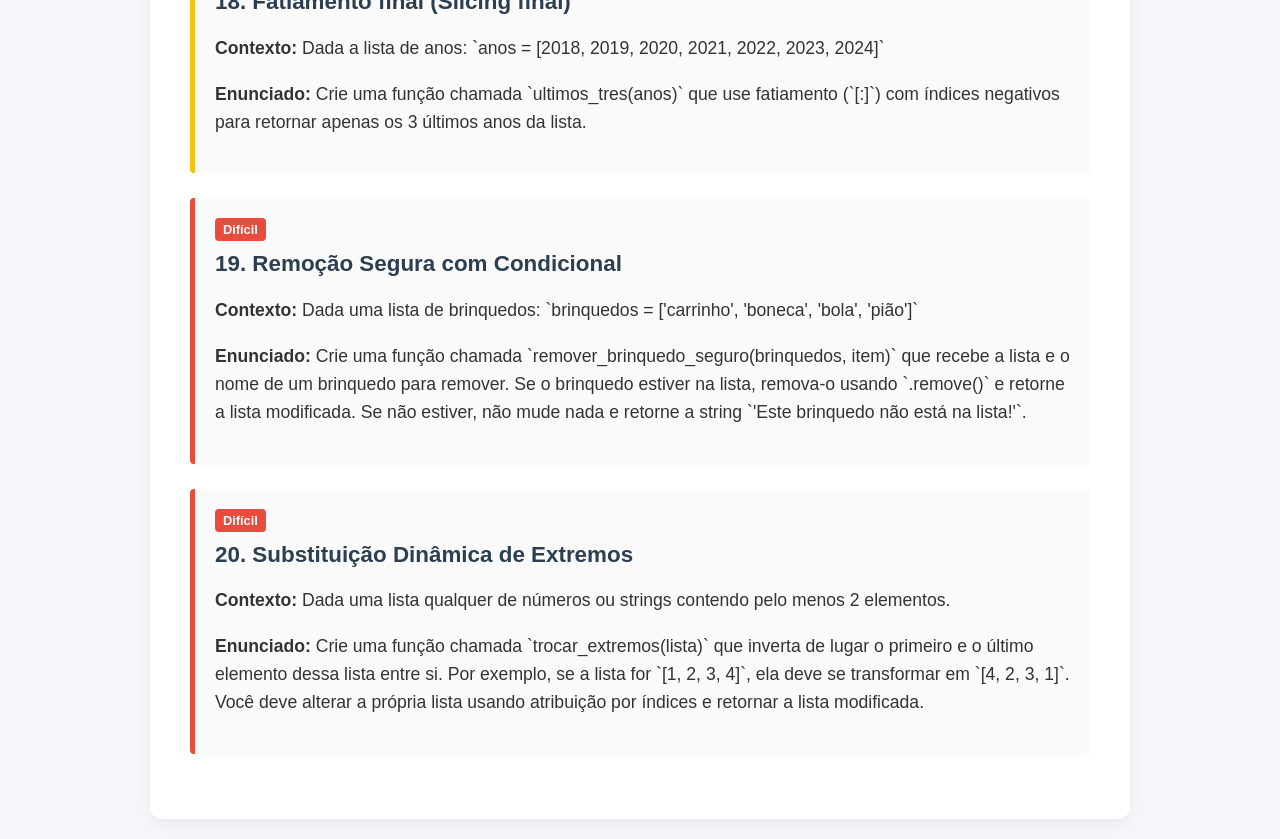
<file: proj/lista_ex.html>
<!DOCTYPE html>
<html lang="pt-BR">
<head>
    <meta charset="UTF-8">
    <meta name="viewport" content="width=device-width, initial-scale=1.0">
    <title>Exercícios de Python - Listas</title>
    <style>
        body {
            font-family: 'Segoe UI', Tahoma, Geneva, Verdana, sans-serif;
            background-color: #f4f6f9;
            color: #333;
            margin: 0;
            padding: 20px;
        }
        .container {
            max-width: 900px;
            margin: 0 auto;
            background: #ffffff;
            padding: 40px;
            border-radius: 12px;
            box-shadow: 0 4px 15px rgba(0,0,0,0.05);
        }
        h1 {
            color: #2c3e50;
            text-align: center;
            border-bottom: 3px solid #3498db;
            padding-bottom: 15px;
            margin-bottom: 30px;
        }
        .exercise-card {
            background: #fafafa;
            border-left: 5px solid #3498db;
            padding: 20px;
            margin-bottom: 25px;
            border-radius: 4px;
            box-shadow: 0 2px 5px rgba(0,0,0,0.02);
        }
        .exercise-card.facil { border-left-color: #2ecc71; }
        .exercise-card.medio { border-left-color: #f1c40f; }
        .exercise-card.dificil { border-left-color: #e74c3c; }
        
        .badge {
            display: inline-block;
            padding: 4px 8px;
            font-size: 0.8em;
            font-weight: bold;
            color: #fff;
            border-radius: 4px;
            margin-bottom: 10px;
        }
        
        .badge.facil { background-color: #2ecc71; }
        .badge.medio { background-color: #f1c40f; color: #333; }
        .badge.dificil { background-color: #e74c3c; }

        h2 {
            margin-top: 0;
            color: #2c3e50;
            font-size: 1.4em;
        }
        p {
            line-height: 1.6;
            font-size: 1.1em;
        }
        code {
            background-color: #eceff1;
            padding: 2px 6px;
            border-radius: 4px;
            font-family: 'Courier New', Courier, monospace;
            font-weight: bold;
            color: #c0392b;
        }
    </style>
</head>
<body>
    <div class="container">
        <h1>Lista de Exercícios: Listas e Métodos em Python</h1>

        <div class="exercise-card facil">
            <span class="badge facil">Fácil</span>
            <h2>1. Acessando o primeiro elemento</h2>
            <p><strong>Contexto:</strong> Dada a lista de frutas: `frutas = ['maçã', 'banana', 'laranja', 'morango']`</p>
            <p><strong>Enunciado:</strong> Crie uma função chamada `primeira_fruta(frutas)` que receba essa lista e retorne apenas o primeiro elemento dela.</p>
        </div>
    
        <div class="exercise-card facil">
            <span class="badge facil">Fácil</span>
            <h2>2. Acessando o último elemento</h2>
            <p><strong>Contexto:</strong> Dada a lista de animais: `animais = ['gato', 'cachorro', 'passarinho', 'coelho']`</p>
            <p><strong>Enunciado:</strong> Crie uma função chamada `ultimo_animal(animais)` que receba a lista e retorne o último animal usando um índice negativo.</p>
        </div>
    
        <div class="exercise-card facil">
            <span class="badge facil">Fácil</span>
            <h2>3. Adicionando itens com append()</h2>
            <p><strong>Contexto:</strong> Você tem uma lista de compras inicialmente vazia: `compras = []`</p>
            <p><strong>Enunciado:</strong> Crie uma função chamada `adicionar_compras(compras)` que adicione os elementos `'arroz'`, `'feijão'` e `'batata'` à lista usando o método `.append()`. A função deve retornar a lista atualizada.</p>
        </div>
    
        <div class="exercise-card facil">
            <span class="badge facil">Fácil</span>
            <h2>4. Tamanho da lista</h2>
            <p><strong>Contexto:</strong> Dada a lista de notas de um aluno: `notas = [7.5, 8.0, 6.0, 9.5, 10.0]`</p>
            <p><strong>Enunciado:</strong> Crie uma função chamada `quantidade_notas(notas)` que use a função `len()` para descobrir quantas notas existem na lista e retorne esse valor.</p>
        </div>
    
        <div class="exercise-card facil">
            <span class="badge facil">Fácil</span>
            <h2>5. Substituindo elementos</h2>
            <p><strong>Contexto:</strong> Dada a lista de cores: `cores = ['vermelho', 'verde', 'azul']`</p>
            <p><strong>Enunciado:</strong> Crie uma função chamada `mudar_cor(cores)` que altere a cor `'verde'` para `'amarelo'` alterando o elemento diretamente pelo seu índice. Retorne a lista modificada.</p>
        </div>
    
        <div class="exercise-card facil">
            <span class="badge facil">Fácil</span>
            <h2>6. Limpando a lista com clear()</h2>
            <p><strong>Contexto:</strong> Dada a lista de tarefas antigas: `tarefas = ['estudar', 'limpar quarto', 'lavar louça']`</p>
            <p><strong>Enunciado:</strong> Crie uma função chamada `esvaziar_tarefas(tarefas)` que use o método `.clear()` para apagar todos os itens da lista e retorne a lista vazia.</p>
        </div>
    
        <div class="exercise-card facil">
            <span class="badge facil">Fácil</span>
            <h2>7. Contando ocorrências com count()</h2>
            <p><strong>Contexto:</strong> Dada a lista de respostas de um quiz: `respostas = ['Sim', 'Não', 'Sim', 'Sim', 'Não', 'Sim']`</p>
            <p><strong>Enunciado:</strong> Crie uma função chamada `contar_sim(respostas)` que utilize o método `.count()` para contar quantas vezes a palavra `'Sim'` aparece na lista e retorne essa contagem.</p>
        </div>
    
        <div class="exercise-card facil">
            <span class="badge facil">Fácil</span>
            <h2>8. Removendo o último elemento com pop()</h2>
            <p><strong>Contexto:</strong> Dada a lista de participantes de uma fila: `fila = ['Ana', 'Bruno', 'Carlos', 'Diego']`</p>
            <p><strong>Enunciado:</strong> Crie uma função chamada `remover_ultimo(fila)` que remova o último elemento da lista usando o método `.pop()`. A função deve retornar o nome da pessoa removida.</p>
        </div>
    
        <div class="exercise-card facil">
            <span class="badge facil">Fácil</span>
            <h2>9. Descobrindo a posição com index()</h2>
            <p><strong>Contexto:</strong> Dada a lista de canais de TV: `canais = ['Globo', 'SBT', 'Record', 'Band']`</p>
            <p><strong>Enunciado:</strong> Crie uma função chamada `posicao_sbt(canais)` que use o método `.index()` para encontrar em qual índice (posição) a palavra `'SBT'` está localizada e retorne esse índice.</p>
        </div>
    
        <div class="exercise-card facil">
            <span class="badge facil">Fácil</span>
            <h2>10. Inserindo em uma posição específica com insert()</h2>
            <p><strong>Contexto:</strong> Dada a lista de dias da semana: `dias = ['Segunda', 'Quarta', 'Quinta']`</p>
            <p><strong>Enunciado:</strong> Crie uma função chamada `ajustar_terca(dias)` que insira o elemento `'Terça'` exatamente no índice 1 (entre Segunda e Quarta) usando o método `.insert()`. Retorne a lista modificada.</p>
        </div>
    
        <div class="exercise-card medio">
            <span class="badge medio">Médio</span>
            <h2>11. Fatiando a lista (Slicing básico)</h2>
            <p><strong>Contexto:</strong> Dada a lista de números: `numeros = [10, 20, 30, 40, 50, 60]`</p>
            <p><strong>Enunciado:</strong> Crie uma função chamada `tres_primeiros(numeros)` que use o operador de fatiamento (`[:]`) para retornar apenas os três primeiros números da lista.</p>
        </div>
    
        <div class="exercise-card medio">
            <span class="badge medio">Médio</span>
            <h2>12. Removendo um elemento específico com remove()</h2>
            <p><strong>Contexto:</strong> Dada a lista de convidados: `convidados = ['Alice', 'Bob', 'Arthur', 'Carol']`</p>
            <p><strong>Enunciado:</strong> Crie uma função chamada `remover_arthur(convidados)` que remova o nome `'Arthur'` da lista usando o método `.remove()`. Atenção: se o nome não estiver na lista, a função deve retornar a mensagem `'Nome não encontrado'`, caso contrário, retorna a lista atualizada.</p>
        </div>
    
        <div class="exercise-card medio">
            <span class="badge medio">Médio</span>
            <h2>13. Invertendo a ordem com reverse()</h2>
            <p><strong>Contexto:</strong> Dada a lista de letras: `letras = ['A', 'B', 'C', 'D', 'E']`</p>
            <p><strong>Enunciado:</strong> Crie uma função chamada `inverter_lista(letras)` que utilize o método `.reverse()` para inverter a ordem dos elementos da lista e a retorne modificada.</p>
        </div>
    
        <div class="exercise-card medio">
            <span class="badge medio">Médio</span>
            <h2>14. Ordenando números com sort()</h2>
            <p><strong>Contexto:</strong> Dada a lista de pontuações desordenadas: `pontos = [45, 12, 89, 5, 23]`</p>
            <p><strong>Enunciado:</strong> Crie uma função chamada `ordenar_pontos(pontos)` que ordene essa lista de forma crescente (do menor para o maior) usando o método `.sort()` e retorne a lista ordenada.</p>
        </div>
    
        <div class="exercise-card medio">
            <span class="badge medio">Médio</span>
            <h2>15. Somando extremos da lista</h2>
            <p><strong>Contexto:</strong> Dada uma lista com números inteiros: `valores = [12, 5, 8, 22, 9, 15]`</p>
            <p><strong>Enunciado:</strong> Crie uma função chamada `soma_extremos(valores)` que pegue o primeiro e o último elemento da lista, some os dois e retorne o resultado dessa soma.</p>
        </div>
    
        <div class="exercise-card medio">
            <span class="badge medio">Médio</span>
            <h2>16. Verificando existência</h2>
            <p><strong>Contexto:</strong> Dada a lista de ingredientes da receita: `ingredientes = ['ovo', 'farinha', 'açúcar', 'leite']`</p>
            <p><strong>Enunciado:</strong> Crie uma função chamada `tem_chocolate(ingredientes)` que verifique se o ingrediente `'chocolate'` está dentro da lista (dica: use o operador `in` com condicionais). Se estiver, retorne `True`; se não, retorne `False`.</p>
        </div>
    
        <div class="exercise-card medio">
            <span class="badge medio">Médio</span>
            <h2>17. Juntando duas listas com extend()</h2>
            <p><strong>Contexto:</strong> Você tem duas listas de amigos: `amigos_escola = ['Pedro', 'Lucas']` e `amigos_bairro = ['Mariana', 'Julia']`</p>
            <p><strong>Enunciado:</strong> Crie uma função chamada `juntar_amigos(amigos_escola, amigos_bairro)` que use o método `.extend()` para colocar todos os amigos do bairro dentro da lista de amigos da escola. Retorne a lista de amigos da escola atualizada.</p>
        </div>
    
        <div class="exercise-card medio">
            <span class="badge medio">Médio</span>
            <h2>18. Fatiamento final (Slicing final)</h2>
            <p><strong>Contexto:</strong> Dada a lista de anos: `anos = [2018, 2019, 2020, 2021, 2022, 2023, 2024]`</p>
            <p><strong>Enunciado:</strong> Crie uma função chamada `ultimos_tres(anos)` que use fatiamento (`[:]`) com índices negativos para retornar apenas os 3 últimos anos da lista.</p>
        </div>
    
        <div class="exercise-card dificil">
            <span class="badge dificil">Difícil</span>
            <h2>19. Remoção Segura com Condicional</h2>
            <p><strong>Contexto:</strong> Dada uma lista de brinquedos: `brinquedos = ['carrinho', 'boneca', 'bola', 'pião']`</p>
            <p><strong>Enunciado:</strong> Crie uma função chamada `remover_brinquedo_seguro(brinquedos, item)` que recebe a lista e o nome de um brinquedo para remover. Se o brinquedo estiver na lista, remova-o usando `.remove()` e retorne a lista modificada. Se não estiver, não mude nada e retorne a string `'Este brinquedo não está na lista!'`.</p>
        </div>
    
        <div class="exercise-card dificil">
            <span class="badge dificil">Difícil</span>
            <h2>20. Substituição Dinâmica de Extremos</h2>
            <p><strong>Contexto:</strong> Dada uma lista qualquer de números ou strings contendo pelo menos 2 elementos.</p>
            <p><strong>Enunciado:</strong> Crie uma função chamada `trocar_extremos(lista)` que inverta de lugar o primeiro e o último elemento dessa lista entre si. Por exemplo, se a lista for `[1, 2, 3, 4]`, ela deve se transformar em `[4, 2, 3, 1]`. Você deve alterar a própria lista usando atribuição por índices e retornar a lista modificada.</p>
        </div>
    
    </div>
</body>
</html>
</file>
